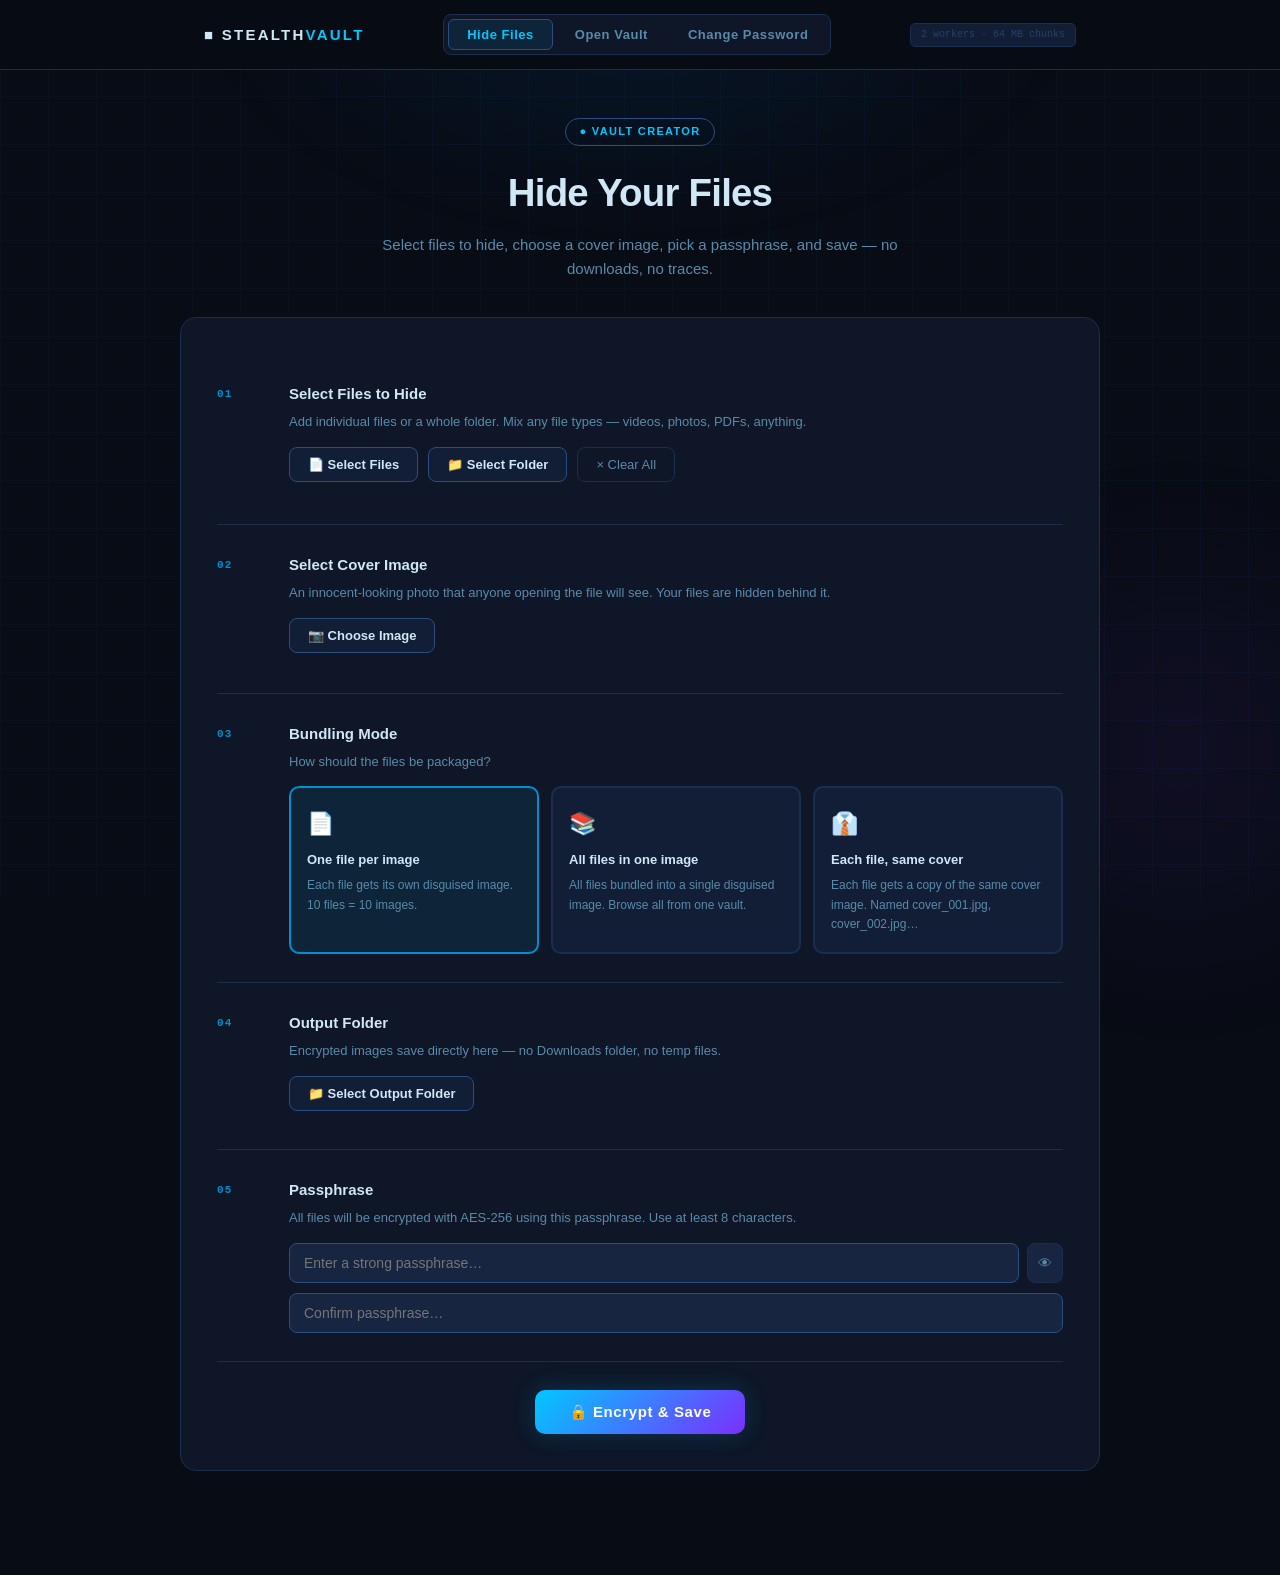
<file: index.html>
<!DOCTYPE html>
<html lang="en">
<head>
  <meta charset="UTF-8" />
  <meta name="viewport" content="width=device-width, initial-scale=1.0" />
  <title>StealthVault</title>
  <link rel="stylesheet" href="styles.css" />
</head>
<body>
  <div class="grid-bg"></div>
  <div class="orb1"></div><div class="orb2"></div>

  <!-- ══ NAV ══ -->
  <nav>
    <div class="nav-inner wrap">
      <div class="logo">&#9632; STEALTH<span>VAULT</span></div>
      <div class="nav-tabs">
        <button class="tab-btn active" data-tab="hide">Hide Files</button>
        <button class="tab-btn" data-tab="open">Open Vault</button>
        <button class="tab-btn" data-tab="changepw">Change Password</button>
      </div>
      <div id="worker-badge" class="worker-badge">loading…</div>
    </div>
  </nav>

  <!-- ═══════════════════════════════════
       TAB 1 — HIDE FILES
  ════════════════════════════════════ -->
  <main id="tab-hide" class="tab-content active wrap">
    <div class="hero">
      <div class="badge">&#9679; VAULT CREATOR</div>
      <h1>Hide Your Files</h1>
      <p class="hero-sub">Select files to hide, choose a cover image, pick a passphrase, and save — no downloads, no traces.</p>
    </div>

    <div class="card">

      <!-- STEP 1: Secret Files -->
      <div class="step">
        <div class="step-num">01</div>
        <div class="step-body">
          <h3>Select Files to Hide</h3>
          <p>Add individual files or a whole folder. Mix any file types — videos, photos, PDFs, anything.</p>
          <div class="btn-row">
            <button class="btn-primary" id="btn-pick-secret-files">&#128196; Select Files</button>
            <button class="btn-primary" id="btn-pick-secret-folder">&#128193; Select Folder</button>
            <button class="btn-ghost" id="btn-clear-secrets">&#215; Clear All</button>
          </div>
          <input type="file" id="input-secret-files" multiple hidden />
          <div id="secrets-list" class="file-list"></div>
          <div id="secrets-summary" class="file-summary hidden"></div>
        </div>
      </div>

      <!-- STEP 2: Cover Image -->
      <div class="step">
        <div class="step-num">02</div>
        <div class="step-body">
          <h3>Select Cover Image</h3>
          <p>An innocent-looking photo that anyone opening the file will see. Your files are hidden behind it.</p>
          <button class="btn-primary" id="btn-pick-dummy">&#128247; Choose Image</button>
          <input type="file" id="input-dummy" accept="image/jpeg,image/jpg,image/png" hidden />
          <div id="dummy-name" class="file-summary hidden"></div>
          <div id="dummy-preview" class="dummy-preview"></div>
        </div>
      </div>

      <!-- STEP 3: Bundling Mode -->
      <div class="step">
        <div class="step-num">03</div>
        <div class="step-body">
          <h3>Bundling Mode</h3>
          <p>How should the files be packaged?</p>
          <div class="mode-cards">
            <label class="mode-card active" data-mode="one-to-one">
              <input type="radio" name="hide-mode" value="one-to-one" checked hidden />
              <div class="mode-icon">&#128196;</div>
              <div class="mode-label">One file per image</div>
              <div class="mode-desc">Each file gets its own disguised image. 10 files = 10 images.</div>
            </label>
            <label class="mode-card" data-mode="all-in-one">
              <input type="radio" name="hide-mode" value="all-in-one" hidden />
              <div class="mode-icon">&#128218;</div>
              <div class="mode-label">All files in one image</div>
              <div class="mode-desc">All files bundled into a single disguised image. Browse all from one vault.</div>
            </label>
            <label class="mode-card" data-mode="same-dummy">
              <input type="radio" name="hide-mode" value="same-dummy" hidden />
              <div class="mode-icon">&#128084;</div>
              <div class="mode-label">Each file, same cover</div>
              <div class="mode-desc">Each file gets a copy of the same cover image. Named cover_001.jpg, cover_002.jpg…</div>
            </label>
          </div>
        </div>
      </div>

      <!-- STEP 4: Output Folder -->
      <div class="step">
        <div class="step-num">04</div>
        <div class="step-body">
          <h3>Output Folder</h3>
          <p>Encrypted images save directly here — no Downloads folder, no temp files.</p>
          <button class="btn-primary" id="btn-pick-output-folder">&#128193; Select Output Folder</button>
          <div id="output-folder-status" class="folder-status"></div>
        </div>
      </div>

      <!-- STEP 5: Passphrase -->
      <div class="step">
        <div class="step-num">05</div>
        <div class="step-body">
          <h3>Passphrase</h3>
          <p>All files will be encrypted with AES-256 using this passphrase. Use at least 8 characters.</p>
          <div class="password-wrap">
            <input type="password" id="hide-pw" class="input-text" placeholder="Enter a strong passphrase…" />
            <button class="btn-icon" id="toggle-hide-pw">&#128065;</button>
          </div>
          <div class="password-wrap" style="margin-top:10px;">
            <input type="password" id="hide-pw-confirm" class="input-text" placeholder="Confirm passphrase…" />
          </div>
        </div>
      </div>

      <!-- Output file name list (dynamic) -->
      <div id="output-names-section" class="hidden">
        <div class="section-divider">Output File Names <span class="section-hint">— click any name to rename</span></div>
        <div id="output-names-list" class="output-names-list"></div>
      </div>

      <!-- Encrypt button -->
      <div class="action-row">
        <button class="btn-action" id="btn-stitch">&#128274; Encrypt &amp; Save</button>
      </div>

      <!-- Progress -->
      <div id="stitch-progress" class="progress-area hidden">
        <div class="progress-bar-wrap"><div class="progress-bar" id="stitch-bar"></div></div>
        <div class="progress-label" id="stitch-label">Processing…</div>
        <div id="stitch-results" class="stitch-results"></div>
      </div>

    </div><!-- /card -->
  </main>

  <!-- ═══════════════════════════════════
       TAB 2 — OPEN VAULT
  ════════════════════════════════════ -->
  <main id="tab-open" class="tab-content wrap">
    <div class="hero">
      <div class="badge">&#9679; VAULT EXPLORER</div>
      <h1>Open Your Vault</h1>
      <p class="hero-sub">Select one disguised image or a whole vault folder. Enter your password. Everything lives in RAM — zero trace when you close the tab.</p>
    </div>

    <!-- Unlock panel -->
    <div class="card" id="unlock-panel">
      <div class="step">
        <div class="step-num">01</div>
        <div class="step-body">
          <h3>Select Vault</h3>
          <p>Open a single vault image or your entire hidden folder at once.</p>
          <div class="btn-row">
            <button class="btn-primary" id="btn-open-file">&#128196; Open Image(s)</button>
            <button class="btn-primary" id="btn-open-folder">&#128193; Open Folder</button>
          </div>
          <div id="vault-load-status" class="folder-status"></div>
        </div>
      </div>
      <div class="step">
        <div class="step-num">02</div>
        <div class="step-body">
          <h3>Enter Password</h3>
          <div class="password-wrap">
            <input type="password" id="open-pw" class="input-text" placeholder="Your passphrase…" />
            <button class="btn-icon" id="toggle-open-pw">&#128065;</button>
          </div>
        </div>
      </div>
      <div class="action-row">
        <button class="btn-action" id="btn-unlock">&#128275; Unlock Vault</button>
      </div>
      <div id="unlock-error" class="error-msg hidden"></div>
    </div>

    <!-- Gallery panel -->
    <div id="gallery-panel" class="hidden">
      <div class="gallery-toolbar">
        <div class="gallery-info">
          <span id="gallery-count">0 files</span>
          <input type="text" id="search-box" class="search-box" placeholder="&#128269; Search…" />
        </div>
        <div class="view-toggle">
          <button class="view-btn active" id="btn-grid-view" title="Grid">&#9783;</button>
          <button class="view-btn" id="btn-list-view" title="List">&#9776;</button>
        </div>
        <button class="btn-lock" id="btn-lock-vault">&#128274; Lock &amp; Clear</button>
      </div>
      <div id="file-grid" class="file-grid"></div>
    </div>
  </main>

  <!-- ═══════════════════════════════════
       TAB 3 — CHANGE PASSWORD
  ════════════════════════════════════ -->
  <main id="tab-changepw" class="tab-content wrap">
    <div class="hero">
      <div class="badge">&#9679; PASSWORD MANAGER</div>
      <h1>Change Password</h1>
      <p class="hero-sub">Select vault images, enter the current password, set a new one. Files are re-encrypted in a single streaming pass — no full file in RAM.</p>
    </div>

    <div class="card">

      <!-- Step 1: Pick vault files -->
      <div class="step">
        <div class="step-num">01</div>
        <div class="step-body">
          <h3>Select Vault Images</h3>
          <p>Pick the disguised image files you want to re-encrypt.</p>
          <div class="btn-row">
            <button class="btn-primary" id="btn-cpw-pick-files">&#128196; Select Images</button>
            <button class="btn-primary" id="btn-cpw-pick-folder">&#128193; Select Folder</button>
          </div>
          <div id="cpw-files-list" class="file-list"></div>
        </div>
      </div>

      <!-- Step 2: Three password boxes -->
      <div class="step">
        <div class="step-num">02</div>
        <div class="step-body">
          <h3>Passwords</h3>
          <div class="pw-triple">
            <div class="pw-triple-item">
              <label>Current password</label>
              <div class="password-wrap">
                <input type="password" id="cpw-old" class="input-text" placeholder="Current passphrase…" />
                <button class="btn-icon" id="toggle-cpw-old">&#128065;</button>
              </div>
            </div>
            <div class="pw-triple-item">
              <label>New password</label>
              <div class="password-wrap">
                <input type="password" id="cpw-new" class="input-text" placeholder="New passphrase…" />
                <button class="btn-icon" id="toggle-cpw-new">&#128065;</button>
              </div>
            </div>
            <div class="pw-triple-item">
              <label>Confirm new password</label>
              <div class="password-wrap">
                <input type="password" id="cpw-new-confirm" class="input-text" placeholder="Confirm new passphrase…" />
              </div>
            </div>
          </div>
        </div>
      </div>

      <!-- Step 3: Save mode -->
      <div class="step">
        <div class="step-num">03</div>
        <div class="step-body">
          <h3>Save Mode</h3>
          <div class="mode-cards" style="grid-template-columns:1fr 1fr;">
            <label class="mode-card active" data-mode="newcopy">
              <input type="radio" name="cpw-save-mode" value="newcopy" checked hidden />
              <div class="mode-icon">&#128196;</div>
              <div class="mode-label">Save as new copies</div>
              <div class="mode-desc">Re-encrypted files go to a different folder. Originals untouched.</div>
            </label>
            <label class="mode-card" data-mode="overwrite">
              <input type="radio" name="cpw-save-mode" value="overwrite" hidden />
              <div class="mode-icon">&#9998;</div>
              <div class="mode-label">Overwrite originals</div>
              <div class="mode-desc">Replace originals in place. Select the vault folder for write access.</div>
            </label>
          </div>
          <div id="cpw-output-folder-row" style="margin-top:14px;">
            <button class="btn-primary" id="btn-cpw-output-folder">&#128193; Select Output Folder</button>
            <div id="cpw-output-status" class="folder-status"></div>
          </div>
          <div id="cpw-source-folder-row" class="hidden" style="margin-top:14px;">
            <button class="btn-primary" id="btn-cpw-source-folder">&#128193; Select Vault Folder (write access needed)</button>
            <div id="cpw-source-status" class="folder-status"></div>
          </div>
        </div>
      </div>

      <div class="action-row">
        <button class="btn-action" id="btn-cpw-process">&#128260; Change Password</button>
      </div>
      <div id="cpw-progress" class="progress-area hidden">
        <div class="progress-bar-wrap"><div class="progress-bar" id="cpw-bar"></div></div>
        <div class="progress-label" id="cpw-label">Processing…</div>
        <div id="cpw-results" class="stitch-results"></div>
      </div>
    </div>
  </main>

  <!-- ═══════════════════════════════════
       VIEWER MODAL
  ════════════════════════════════════ -->
  <div id="viewer-modal" class="viewer-modal hidden">
    <div class="viewer-backdrop" id="viewer-backdrop"></div>
    <div class="viewer-container">

      <!-- Header bar -->
      <div class="viewer-header">
        <span class="viewer-filename" id="viewer-filename">filename</span>
        <div class="viewer-header-actions">
          <span class="viewer-pos" id="viewer-pos">1 / 1</span>
          <button class="viewer-btn" id="btn-export" title="Stream-decrypt to disk — no RAM spike">&#11123; Export</button>
          <button class="viewer-btn" id="btn-close-viewer" title="Close (Esc)">&#10005;</button>
        </div>
      </div>

      <!-- Keyboard hints -->
      <div class="kbd-hints">
        <span class="kbd"><span class="key">Space</span> Play/Pause</span>
        <span class="kbd"><span class="key">← →</span> Navigate</span>
        <span class="kbd"><span class="key">M</span> Mute</span>
        <span class="kbd"><span class="key">F</span> Fullscreen</span>
        <span class="kbd"><span class="key">P</span> PiP</span>
        <span class="kbd"><span class="key">Esc</span> Close</span>
      </div>

      <!-- Loading overlay — shown while decrypting, hidden once ready -->
      <div id="viewer-loading" class="viewer-loading hidden">
        <div class="vl-icon" id="vl-icon">🔒</div>
        <div class="vl-name" id="vl-name">Decrypting…</div>
        <div class="vl-progress-wrap">
          <div class="progress-bar-wrap">
            <div class="progress-bar" id="viewer-dec-bar"></div>
          </div>
          <div class="progress-label" id="viewer-dec-label">Starting…</div>
        </div>
      </div>

      <!-- Actual content (hidden while loading) -->
      <div class="viewer-content" id="viewer-content"></div>

      <!-- Navigation -->
      <div class="viewer-nav">
        <button class="nav-btn" id="btn-prev">&#8592; Prev</button>
        <div class="viewer-nav-center">
          <div class="viewer-nav-info" id="viewer-nav-dots"></div>
          <div class="prefetch-status" id="prefetch-status"></div>
        </div>
        <button class="nav-btn" id="btn-next">Next &#8594;</button>
      </div>

    </div>
  </div>

  <div id="toast" class="toast hidden"></div>
  <script src="app.js"></script>
</body>
</html>
</file>
<file: styles.css>
/* ═══════════════════════════════════════════════════════
   STEALTHVAULT — styles.css
   Dark minimal. No external dependencies.
═══════════════════════════════════════════════════════ */

*, *::before, *::after { box-sizing: border-box; margin: 0; padding: 0; }

:root {
  --bg:       #080c14;
  --surface:  #0e1628;
  --surface2: #121e36;
  --surface3: #172540;
  --border:   #1a2e50;
  --border2:  #2a4e80;
  --accent:   #00c8ff;
  --accent2:  #0090cc;
  --adim:     rgba(0,200,255,0.08);
  --aglow:    rgba(0,200,255,0.18);
  --purple:   #7b2fff;
  --text:     #d0e8f5;
  --text2:    #5a8aaa;
  --text3:    #2a4060;
  --success:  #00e896;
  --error:    #ff3a6e;
  --warn:     #ffaa00;
  --font:     -apple-system, BlinkMacSystemFont, 'Segoe UI', sans-serif;
  --mono:     'Consolas', 'Courier New', monospace;
  --r:        10px;
  --t:        0.18s ease;
}

html { scroll-behavior: smooth; }
body {
  background: var(--bg); color: var(--text);
  font-family: var(--font); min-height: 100vh;
  overflow-x: hidden; font-size: 15px; line-height: 1.6;
}

/* ── Ambient background ── */
.grid-bg {
  position: fixed; inset: 0; z-index: 0; pointer-events: none;
  background-image:
    linear-gradient(rgba(0,200,255,0.03) 1px, transparent 1px),
    linear-gradient(90deg, rgba(0,200,255,0.03) 1px, transparent 1px);
  background-size: 48px 48px;
}
.orb1 {
  position: fixed; top: -250px; left: 50%; transform: translateX(-50%);
  width: 900px; height: 500px; pointer-events: none; z-index: 0;
  background: radial-gradient(ellipse, rgba(0,120,255,0.09) 0%, transparent 70%);
}
.orb2 {
  position: fixed; bottom: -150px; right: -200px;
  width: 600px; height: 600px; pointer-events: none; z-index: 0;
  background: radial-gradient(ellipse, rgba(123,47,255,0.07) 0%, transparent 70%);
}

/* ── Layout ── */
.wrap { position: relative; z-index: 1; max-width: 920px; margin: 0 auto; padding: 0 24px; }

/* ══ NAV ══ */
nav {
  position: sticky; top: 0; z-index: 100;
  background: rgba(8,12,20,0.94); backdrop-filter: blur(16px);
  border-bottom: 1px solid var(--border);
}
.nav-inner { display: flex; align-items: center; justify-content: space-between; padding: 14px 24px; }
.logo { font-size: 15px; font-weight: 700; letter-spacing: 0.15em; color: var(--text); }
.logo span { color: var(--accent); }
.nav-tabs { display: flex; gap: 4px; background: var(--surface); border-radius: 8px; padding: 4px; border: 1px solid var(--border); }
.tab-btn {
  padding: 7px 18px; border-radius: 6px; border: none;
  background: transparent; color: var(--text2); cursor: pointer;
  font-size: 13px; font-weight: 600; letter-spacing: 0.04em; transition: all var(--t);
}
.tab-btn:hover { color: var(--text); }
.tab-btn.active { background: var(--adim); color: var(--accent); border: 1px solid var(--border2); }
.worker-badge {
  font-size: 10px; color: var(--text3); font-family: var(--mono);
  background: var(--surface2); border: 1px solid var(--border);
  border-radius: 5px; padding: 3px 10px;
}

/* ══ TAB CONTENT ══ */
.tab-content { display: none; padding: 48px 0 80px; }
.tab-content.active { display: block; }

/* ══ HERO ══ */
.hero { text-align: center; margin-bottom: 36px; }
.badge {
  display: inline-block; font-size: 11px; font-weight: 700; letter-spacing: 0.12em;
  color: var(--accent); border: 1px solid var(--border2); border-radius: 20px;
  padding: 4px 14px; margin-bottom: 16px;
}
.hero h1 { font-size: 2.4rem; font-weight: 800; letter-spacing: -0.02em; margin-bottom: 10px; }
.hero-sub { color: var(--text2); font-size: 15px; max-width: 540px; margin: 0 auto; }

/* ══ CARD ══ */
.card {
  background: var(--surface); border: 1px solid var(--border);
  border-radius: 16px; padding: 36px; margin-bottom: 24px;
}

/* ══ STEPS ══ */
.step {
  display: grid; grid-template-columns: 48px 1fr; gap: 24px;
  padding: 28px 0; border-bottom: 1px solid var(--border);
}
.step:last-of-type { border-bottom: none; }
.step-num {
  font-size: 11px; font-weight: 800; letter-spacing: 0.1em; color: var(--accent2);
  font-family: var(--mono); padding-top: 4px;
}
.step-body h3 { font-size: 15px; font-weight: 700; margin-bottom: 6px; }
.step-body p  { color: var(--text2); font-size: 13px; margin-bottom: 14px; }

/* ══ BUTTONS ══ */
.btn-row { display: flex; flex-wrap: wrap; gap: 10px; margin-bottom: 14px; }
.btn-primary {
  padding: 9px 18px; border-radius: 8px; border: 1px solid var(--border2);
  background: var(--surface2); color: var(--text); cursor: pointer;
  font-size: 13px; font-weight: 600; transition: all var(--t);
}
.btn-primary:hover { border-color: var(--accent2); color: var(--accent); background: var(--adim); }
.btn-ghost {
  padding: 9px 18px; border-radius: 8px; border: 1px solid var(--border);
  background: transparent; color: var(--text2); cursor: pointer;
  font-size: 13px; transition: all var(--t);
}
.btn-ghost:hover { border-color: var(--error); color: var(--error); }
.btn-icon {
  padding: 0 10px; border-radius: 8px; border: 1px solid var(--border);
  background: var(--surface3); color: var(--text2); cursor: pointer;
  font-size: 14px; transition: all var(--t);
}
.btn-icon:hover { border-color: var(--accent2); color: var(--accent); }
.btn-action {
  padding: 13px 34px; border-radius: 10px; cursor: pointer; font-size: 15px;
  font-weight: 700; letter-spacing: 0.04em; border: none;
  background: linear-gradient(135deg, var(--accent), var(--purple));
  color: #fff; transition: opacity var(--t); box-shadow: 0 0 24px var(--aglow);
}
.btn-action:hover { opacity: 0.88; }
.btn-action:disabled { opacity: 0.4; cursor: not-allowed; }
.btn-lock {
  padding: 7px 16px; border-radius: 8px; border: 1px solid rgba(255,58,110,0.3);
  background: rgba(255,58,110,0.06); color: var(--error); cursor: pointer;
  font-size: 13px; font-weight: 600; transition: all var(--t);
}
.btn-lock:hover { background: rgba(255,58,110,0.12); }

/* ══ INPUTS ══ */
.input-text {
  width: 100%; padding: 11px 14px; border-radius: 8px; border: 1px solid var(--border2);
  background: var(--surface3); color: var(--text); font-size: 14px;
  transition: border-color var(--t); font-family: var(--font);
}
.input-text:focus { outline: none; border-color: var(--accent2); box-shadow: 0 0 0 3px var(--adim); }
.password-wrap { display: flex; gap: 8px; align-items: stretch; }
.password-wrap .input-text { flex: 1; }

/* ══ FILE LIST ══ */
.file-list { display: flex; flex-direction: column; gap: 6px; margin-top: 10px; max-height: 240px; overflow-y: auto; }
.file-item {
  display: flex; align-items: center; gap: 10px; padding: 8px 12px;
  background: var(--surface3); border: 1px solid var(--border); border-radius: 8px;
  font-size: 13px;
}
.file-icon { flex-shrink: 0; font-size: 16px; }
.file-name { flex: 1; overflow: hidden; text-overflow: ellipsis; white-space: nowrap; }
.file-size { color: var(--text2); font-size: 11px; font-family: var(--mono); flex-shrink: 0; }
.file-remove {
  background: none; border: none; color: var(--text3); cursor: pointer;
  font-size: 16px; padding: 0 4px; flex-shrink: 0; transition: color var(--t);
}
.file-remove:hover { color: var(--error); }
.file-summary { margin-top: 8px; font-size: 12px; color: var(--text2); font-family: var(--mono); }
.file-summary.ok { color: var(--success); }

/* ══ FOLDER STATUS ══ */
.folder-status { margin-top: 10px; font-size: 13px; color: var(--text2); }
.folder-status.loaded { color: var(--success); }

/* ══ DUMMY PREVIEW ══ */
.dummy-preview { margin-top: 12px; max-width: 220px; border-radius: var(--r); overflow: hidden; }
.dummy-preview img { width: 100%; display: block; }

/* ══ MODE CARDS ══ */
.mode-cards { display: grid; grid-template-columns: repeat(3,1fr); gap: 12px; margin-top: 10px; }
.mode-card {
  padding: 18px 16px; border-radius: 10px; border: 2px solid var(--border);
  background: var(--surface2); cursor: pointer; transition: all var(--t);
  user-select: none; display: block;
}
.mode-card:hover { border-color: var(--border2); }
.mode-card.active { border-color: var(--accent2); background: var(--adim); }
.mode-icon { font-size: 22px; margin-bottom: 8px; }
.mode-label { font-size: 13px; font-weight: 700; margin-bottom: 6px; }
.mode-desc { font-size: 12px; color: var(--text2); }

/* ══ OUTPUT NAMES LIST ══ */
.section-divider {
  font-size: 11px; font-weight: 700; letter-spacing: 0.1em; color: var(--text3);
  text-transform: uppercase; margin: 24px 0 14px; padding-top: 24px;
  border-top: 1px solid var(--border);
}
.section-hint { font-weight: 400; text-transform: none; letter-spacing: 0; }
.output-names-list { display: flex; flex-direction: column; gap: 8px; }
.output-name-row {
  display: grid; grid-template-columns: 1fr auto 1fr; gap: 10px;
  align-items: center; font-size: 13px;
}
.orig-name { color: var(--text2); overflow: hidden; text-overflow: ellipsis; white-space: nowrap; }
.arrow { color: var(--accent); font-size: 16px; flex-shrink: 0; }
.out-name-input {
  padding: 7px 10px; border-radius: 7px; border: 1px solid var(--border);
  background: var(--surface3); color: var(--text); font-size: 13px; font-family: var(--mono);
}
.out-name-input:focus { outline: none; border-color: var(--accent2); }

/* ══ PROGRESS ══ */
.action-row { margin: 28px 0 0; display: flex; justify-content: center; }
.progress-area { margin-top: 24px; }
.progress-bar-wrap {
  width: 100%; height: 6px; background: var(--surface3); border-radius: 3px;
  overflow: hidden; margin-bottom: 8px;
}
.progress-bar { height: 100%; width: 0%; border-radius: 3px; transition: width 0.25s linear;
  background: linear-gradient(90deg, var(--accent), var(--purple)); }
.progress-label { font-size: 12px; color: var(--text2); font-family: var(--mono); }
.stitch-results { margin-top: 14px; display: flex; flex-direction: column; gap: 6px; }
.stitch-result-item { font-size: 13px; padding: 8px 12px; border-radius: 7px; }
.stitch-result-item.ok  { background: rgba(0,232,150,0.08); color: var(--success); }
.stitch-result-item.err { background: rgba(255,58,110,0.08); color: var(--error); }

/* ══ ERROR & UTILITY ══ */
.error-msg {
  margin-top: 12px; padding: 12px 16px; border-radius: 8px;
  background: rgba(255,58,110,0.08); color: var(--error);
  border: 1px solid rgba(255,58,110,0.2); font-size: 13px;
}
.hidden { display: none !important; }

/* ══ CHANGE PASSWORD — 3 pw boxes ══ */
.pw-triple { display: flex; flex-direction: column; gap: 14px; }
.pw-triple-item label { display: block; font-size: 12px; color: var(--text2); margin-bottom: 6px; font-weight: 600; }

/* ══ GALLERY ══ */
.gallery-toolbar {
  display: flex; align-items: center; gap: 14px; flex-wrap: wrap;
  margin-bottom: 20px; padding: 14px 18px;
  background: var(--surface); border: 1px solid var(--border); border-radius: 10px;
}
.gallery-info { display: flex; align-items: center; gap: 14px; flex: 1; }
#gallery-count { font-size: 13px; color: var(--text2); font-family: var(--mono); white-space: nowrap; }
.search-box {
  flex: 1; padding: 8px 12px; border-radius: 8px; border: 1px solid var(--border2);
  background: var(--surface3); color: var(--text); font-size: 13px;
  min-width: 160px;
}
.search-box:focus { outline: none; border-color: var(--accent2); }
.view-toggle { display: flex; gap: 4px; }
.view-btn {
  width: 32px; height: 32px; border-radius: 7px; border: 1px solid var(--border);
  background: var(--surface2); color: var(--text2); cursor: pointer;
  font-size: 14px; transition: all var(--t); display: flex; align-items: center; justify-content: center;
}
.view-btn:hover, .view-btn.active { border-color: var(--accent2); color: var(--accent); background: var(--adim); }

/* ══ FILE GRID / CARDS ══ */
.file-grid { display: grid; grid-template-columns: repeat(auto-fill, minmax(150px,1fr)); gap: 12px; }
.file-grid.list-view { grid-template-columns: 1fr; }

.file-card {
  background: var(--surface); border: 1px solid var(--border); border-radius: 10px;
  cursor: pointer; transition: all var(--t); overflow: hidden; position: relative;
}
.file-card:hover { border-color: var(--border2); transform: translateY(-2px); box-shadow: 0 8px 24px rgba(0,0,0,0.3); }
.file-card.prefetched { border-color: rgba(0,232,150,0.25); }
.file-card-thumb {
  width: 100%; aspect-ratio: 4/3; background: var(--surface2);
  display: flex; align-items: center; justify-content: center; font-size: 36px;
  overflow: hidden;
}
.file-card-thumb img { width: 100%; height: 100%; object-fit: cover; }
.file-card-type-badge {
  position: absolute; top: 6px; right: 6px; font-size: 9px; font-weight: 800;
  letter-spacing: 0.06em; background: rgba(8,12,20,0.8); color: var(--accent);
  padding: 2px 6px; border-radius: 4px;
}
.file-card-info { padding: 10px 12px 12px; }
.file-card-name {
  font-size: 12px; font-weight: 600; white-space: nowrap;
  overflow: hidden; text-overflow: ellipsis; margin-bottom: 3px;
}
.file-card-meta { font-size: 11px; color: var(--text2); font-family: var(--mono); }
.file-card.prefetched .file-card-meta { color: var(--success); }

/* list view override */
.file-grid.list-view .file-card { display: flex; align-items: center; gap: 14px; padding: 12px 16px; }
.file-grid.list-view .file-card-thumb { width: 40px; height: 40px; aspect-ratio: 1; font-size: 20px; border-radius: 8px; flex-shrink: 0; }
.file-grid.list-view .file-card-type-badge { display: none; }
.file-grid.list-view .file-card-info { padding: 0; flex: 1; overflow: hidden; }
.file-grid.list-view .file-card-name { font-size: 14px; white-space: nowrap; overflow: hidden; text-overflow: ellipsis; }

/* ══ VIEWER MODAL ══ */
.viewer-modal {
  position: fixed; inset: 0; z-index: 200;
  display: flex; align-items: center; justify-content: center;
}
.viewer-backdrop {
  position: absolute; inset: 0; background: rgba(4,8,16,0.9); backdrop-filter: blur(8px);
}
.viewer-container {
  position: relative; z-index: 1;
  width: min(96vw, 1100px); max-height: 96vh;
  background: var(--surface); border: 1px solid var(--border2); border-radius: 14px;
  display: flex; flex-direction: column; overflow: hidden;
}

/* Viewer header */
.viewer-header {
  display: flex; align-items: center; justify-content: space-between;
  padding: 12px 16px; border-bottom: 1px solid var(--border); flex-shrink: 0;
}
.viewer-filename { font-size: 13px; font-weight: 700; overflow: hidden; text-overflow: ellipsis; white-space: nowrap; }
.viewer-header-actions { display: flex; align-items: center; gap: 10px; flex-shrink: 0; }
.viewer-pos { font-size: 12px; color: var(--text2); font-family: var(--mono); }
.viewer-btn {
  padding: 6px 14px; border-radius: 7px; border: 1px solid var(--border2);
  background: var(--surface2); color: var(--text); cursor: pointer; font-size: 12px;
  transition: all var(--t);
}
.viewer-btn:hover { border-color: var(--accent2); color: var(--accent); }

/* Keyboard hints */
.kbd-hints {
  display: flex; flex-wrap: wrap; gap: 8px; padding: 8px 16px;
  border-bottom: 1px solid var(--border); flex-shrink: 0;
}
.kbd { display: flex; align-items: center; gap: 5px; font-size: 11px; color: var(--text3); }
.key {
  padding: 1px 5px; border-radius: 4px; border: 1px solid var(--border2);
  background: var(--surface2); color: var(--text2); font-family: var(--mono); font-size: 10px;
}

/* Loading overlay — fullscreen inside viewer */
.viewer-loading {
  position: absolute; inset: 0; z-index: 10;
  display: flex; flex-direction: column; align-items: center; justify-content: center;
  gap: 16px; background: var(--surface);
}
.vl-icon { font-size: 56px; animation: pulse-icon 1.6s ease-in-out infinite; }
@keyframes pulse-icon { 0%,100%{opacity:1;transform:scale(1)} 50%{opacity:0.5;transform:scale(0.9)} }
.vl-name { font-size: 15px; font-weight: 700; text-align: center; max-width: 80%; overflow: hidden; text-overflow: ellipsis; white-space: nowrap; }
.vl-progress-wrap { width: min(380px, 80%); }
.vl-progress-wrap .progress-bar-wrap { height: 8px; border-radius: 4px; }
.vl-progress-wrap .progress-label { margin-top: 8px; text-align: center; }

/* Viewer content area */
.viewer-content {
  flex: 1; overflow: auto; display: flex; align-items: center; justify-content: center;
  padding: 12px; min-height: 200px; position: relative;
}
.viewer-content video, .viewer-content img, .viewer-content iframe {
  max-width: 100%; max-height: calc(96vh - 220px); border-radius: 6px;
}
.viewer-content audio { width: 100%; }
.viewer-content pre {
  white-space: pre-wrap; word-break: break-all; font-size: 13px;
  font-family: var(--mono); color: var(--text2); text-align: left;
  width: 100%; max-height: calc(96vh - 220px); overflow-y: auto;
}
.audio-art {
  width: 160px; height: 160px; border-radius: 50%; background: var(--surface2);
  border: 2px solid var(--border2); display: flex; align-items: center;
  justify-content: center; font-size: 56px; margin-bottom: 20px;
}
.audio-art.playing { animation: spin-art 8s linear infinite; }
@keyframes spin-art { to { transform: rotate(360deg); } }
.unsupported-file { text-align: center; padding: 40px; }
.unsupported-file .big-icon { font-size: 64px; margin-bottom: 16px; }
.unsupported-file p { color: var(--text2); margin: 6px 0; }

/* Viewer nav */
.viewer-nav {
  display: flex; align-items: center; justify-content: space-between;
  padding: 12px 16px; border-top: 1px solid var(--border); flex-shrink: 0;
}
.viewer-nav-center { display: flex; flex-direction: column; align-items: center; gap: 4px; }
.viewer-nav-info { display: flex; gap: 6px; flex-wrap: wrap; justify-content: center; }
.nav-btn {
  padding: 8px 20px; border-radius: 8px; border: 1px solid var(--border2);
  background: var(--surface2); color: var(--text); cursor: pointer; font-size: 13px;
  transition: all var(--t);
}
.nav-btn:hover:not(:disabled) { border-color: var(--accent2); color: var(--accent); }
.nav-btn:disabled { opacity: 0.3; cursor: not-allowed; }
.nav-dot {
  width: 8px; height: 8px; border-radius: 50%; background: var(--border2);
  cursor: pointer; transition: all var(--t);
}
.nav-dot:hover { background: var(--text2); }
.nav-dot.active { background: var(--accent); transform: scale(1.3); }
.nav-dot.prefetched { background: rgba(0,232,150,0.4); }
.nav-dot.active.prefetched { background: var(--success); }

/* Prefetch status */
.prefetch-status { font-size: 11px; color: var(--text3); font-family: var(--mono); min-height: 14px; }
.prefetch-status.ready { color: var(--success); }

/* ══ TOAST ══ */
.toast {
  position: fixed; bottom: 24px; left: 50%; transform: translateX(-50%);
  background: var(--surface2); border: 1px solid var(--border2); border-radius: 8px;
  padding: 12px 22px; font-size: 13px; z-index: 300; transition: opacity var(--t);
  box-shadow: 0 8px 32px rgba(0,0,0,0.4);
}
.toast.success { border-color: rgba(0,232,150,0.4); color: var(--success); }
.toast.error   { border-color: rgba(255,58,110,0.4); color: var(--error); }

/* ══ SCROLLBAR ══ */
::-webkit-scrollbar { width: 6px; height: 6px; }
::-webkit-scrollbar-track { background: var(--bg); }
::-webkit-scrollbar-thumb { background: var(--border2); border-radius: 3px; }
::-webkit-scrollbar-thumb:hover { background: var(--text3); }

/* ══ RESPONSIVE ══ */
@media (max-width: 640px) {
  .mode-cards { grid-template-columns: 1fr; }
  .output-name-row { grid-template-columns: 1fr; }
  .arrow { display: none; }
  .viewer-container { width: 100vw; max-height: 100vh; border-radius: 0; }
  .nav-inner { flex-wrap: wrap; gap: 10px; }
}
</file>
